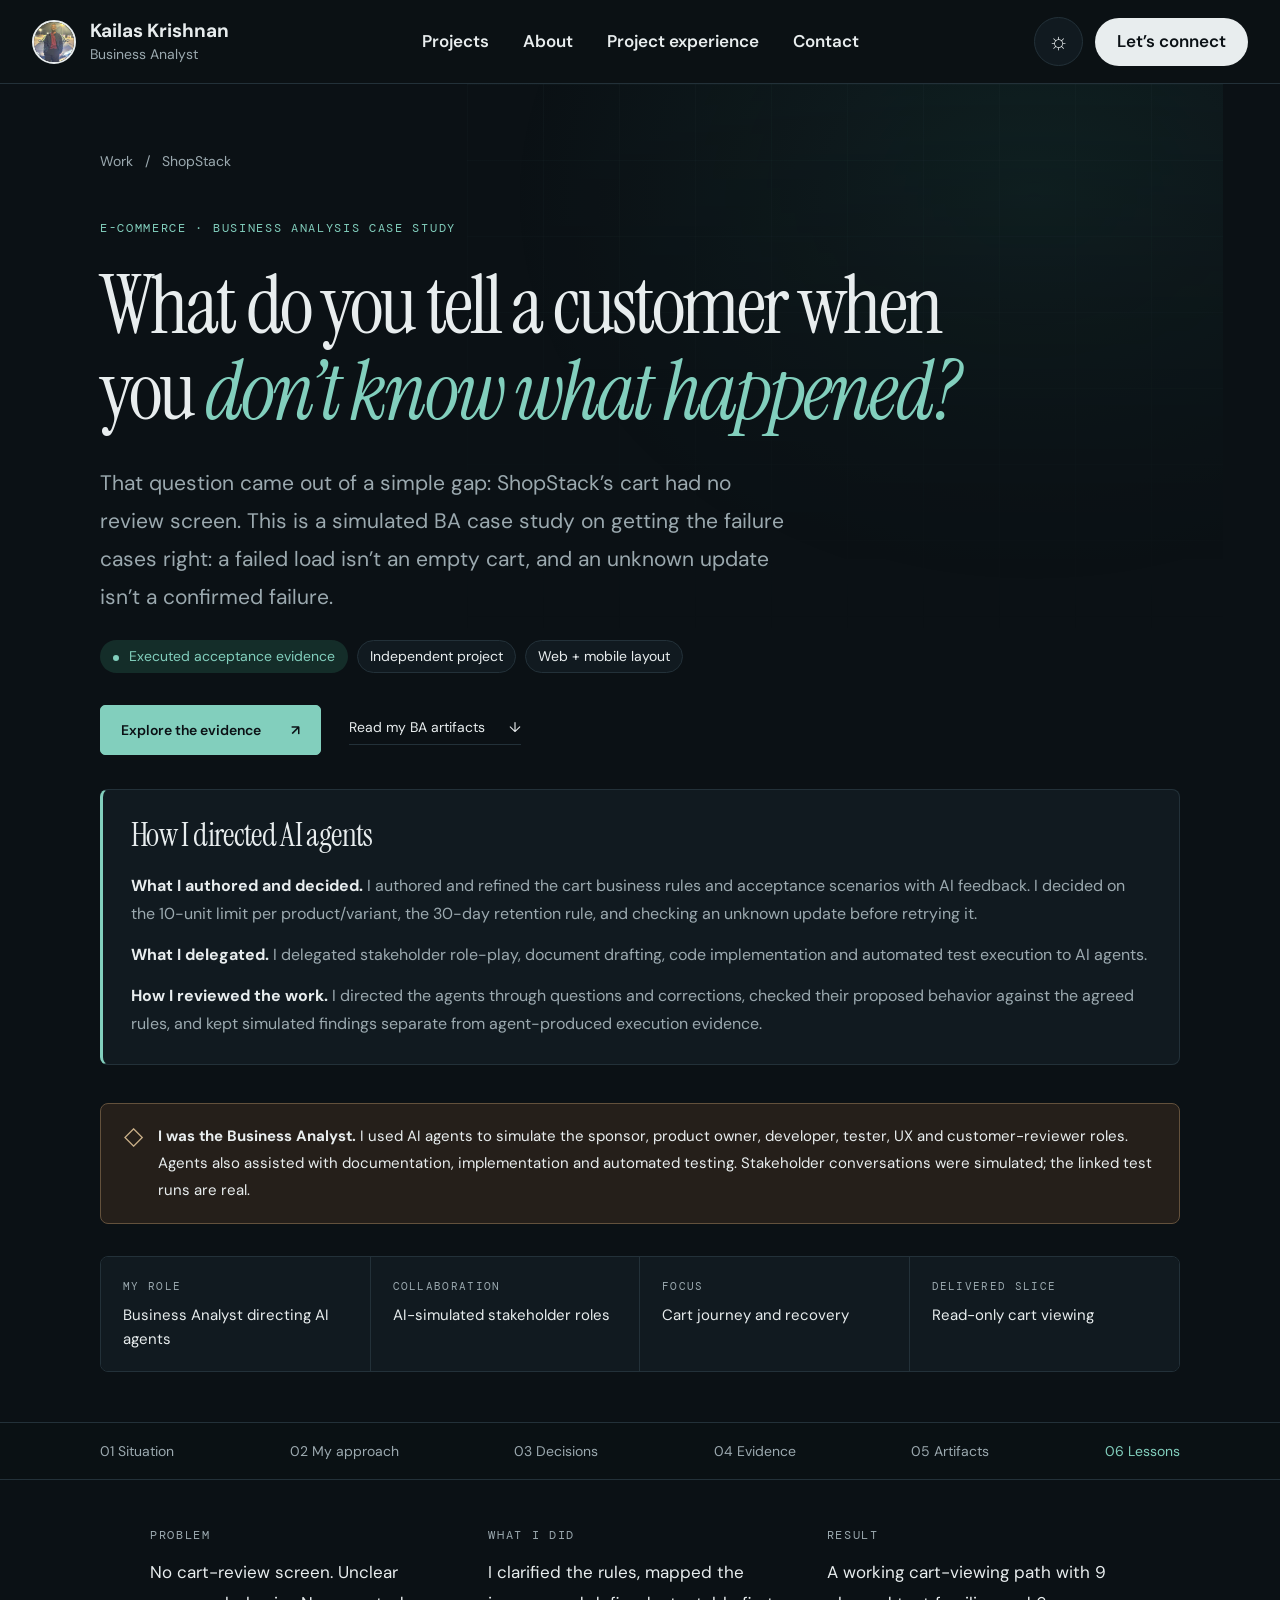
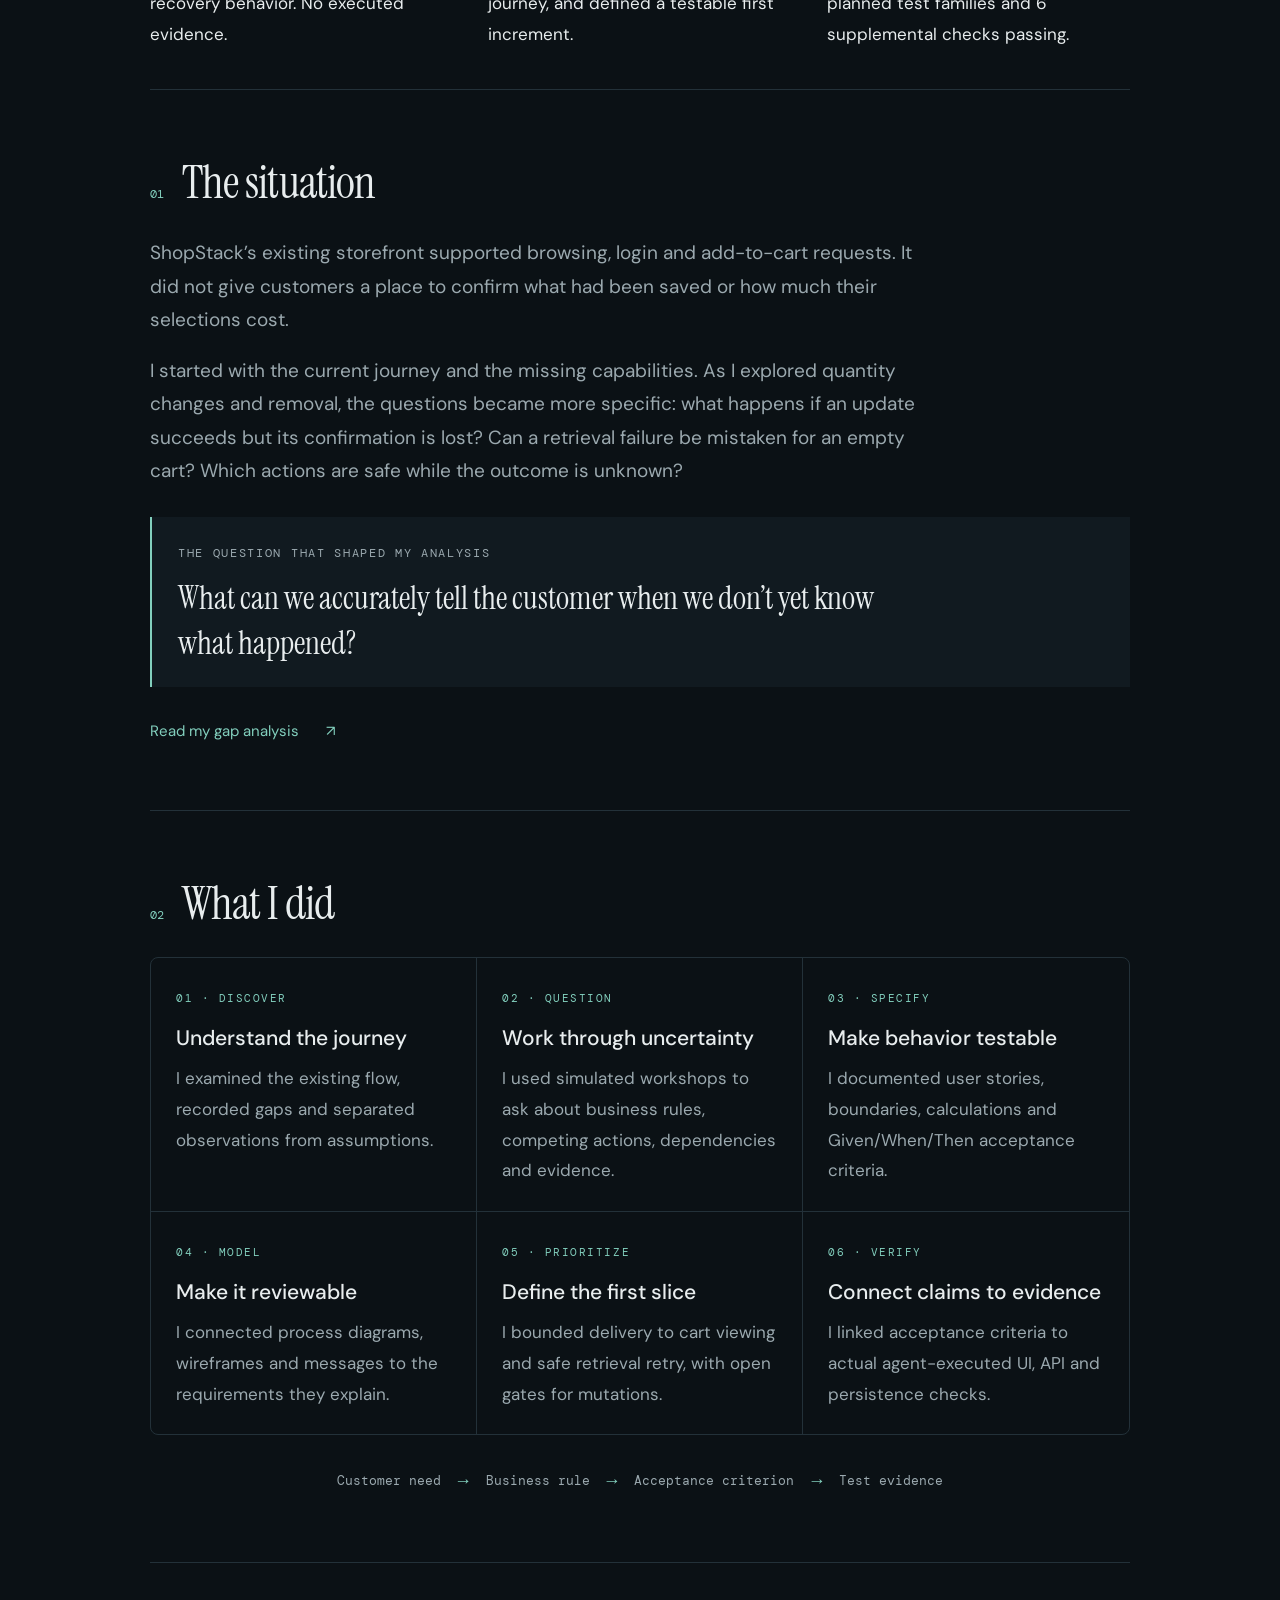
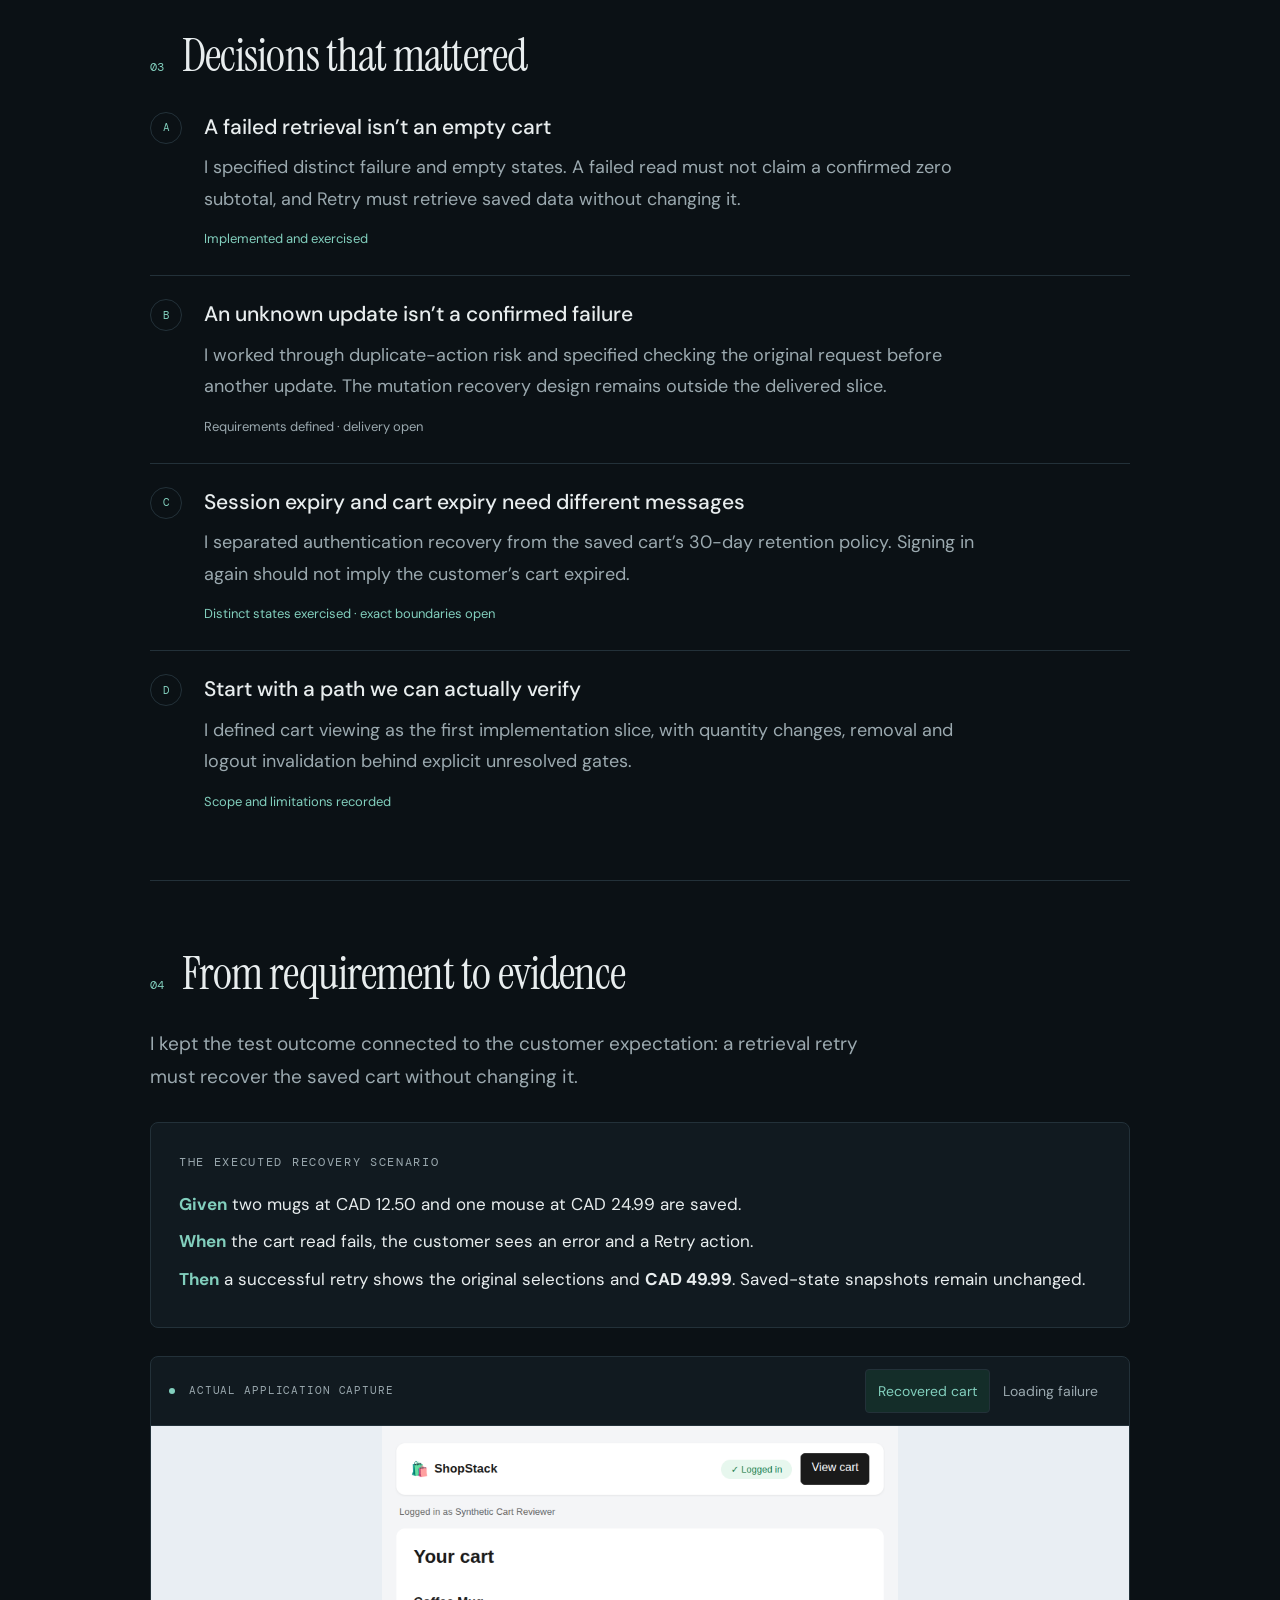
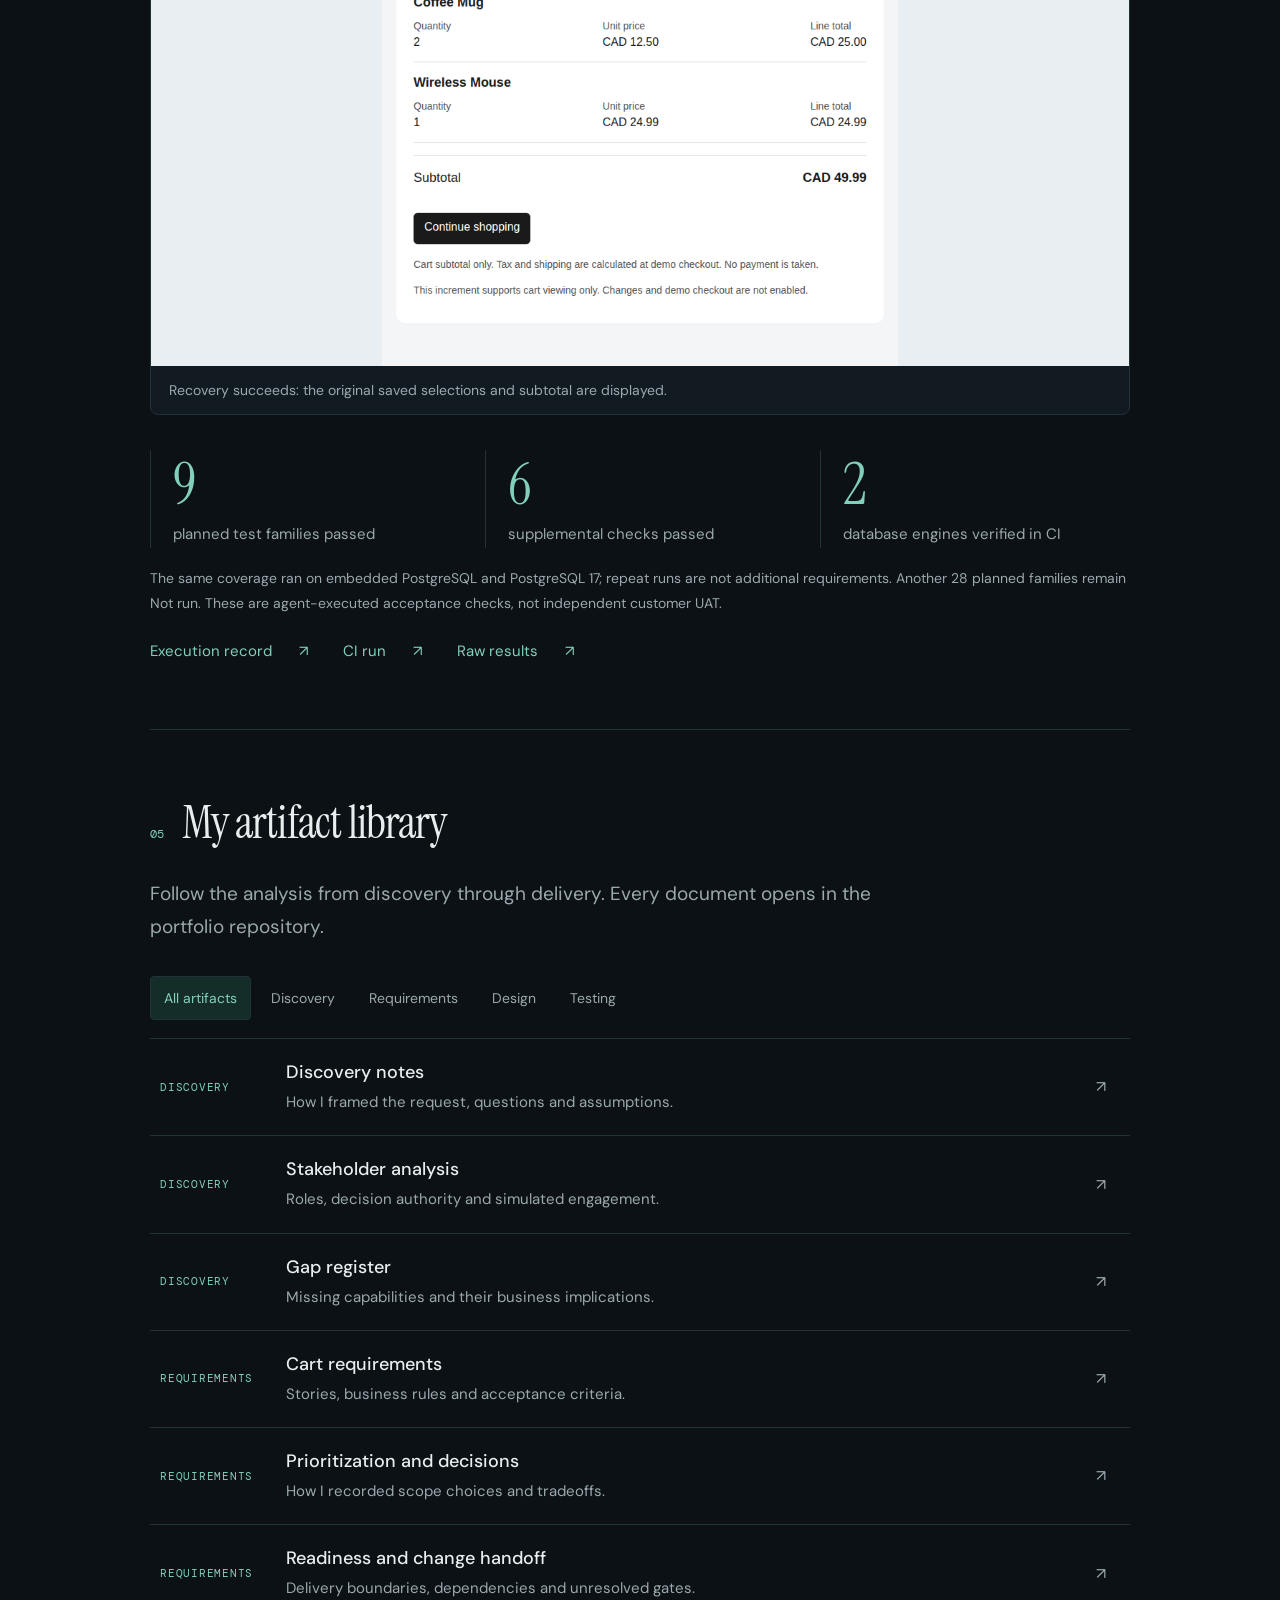
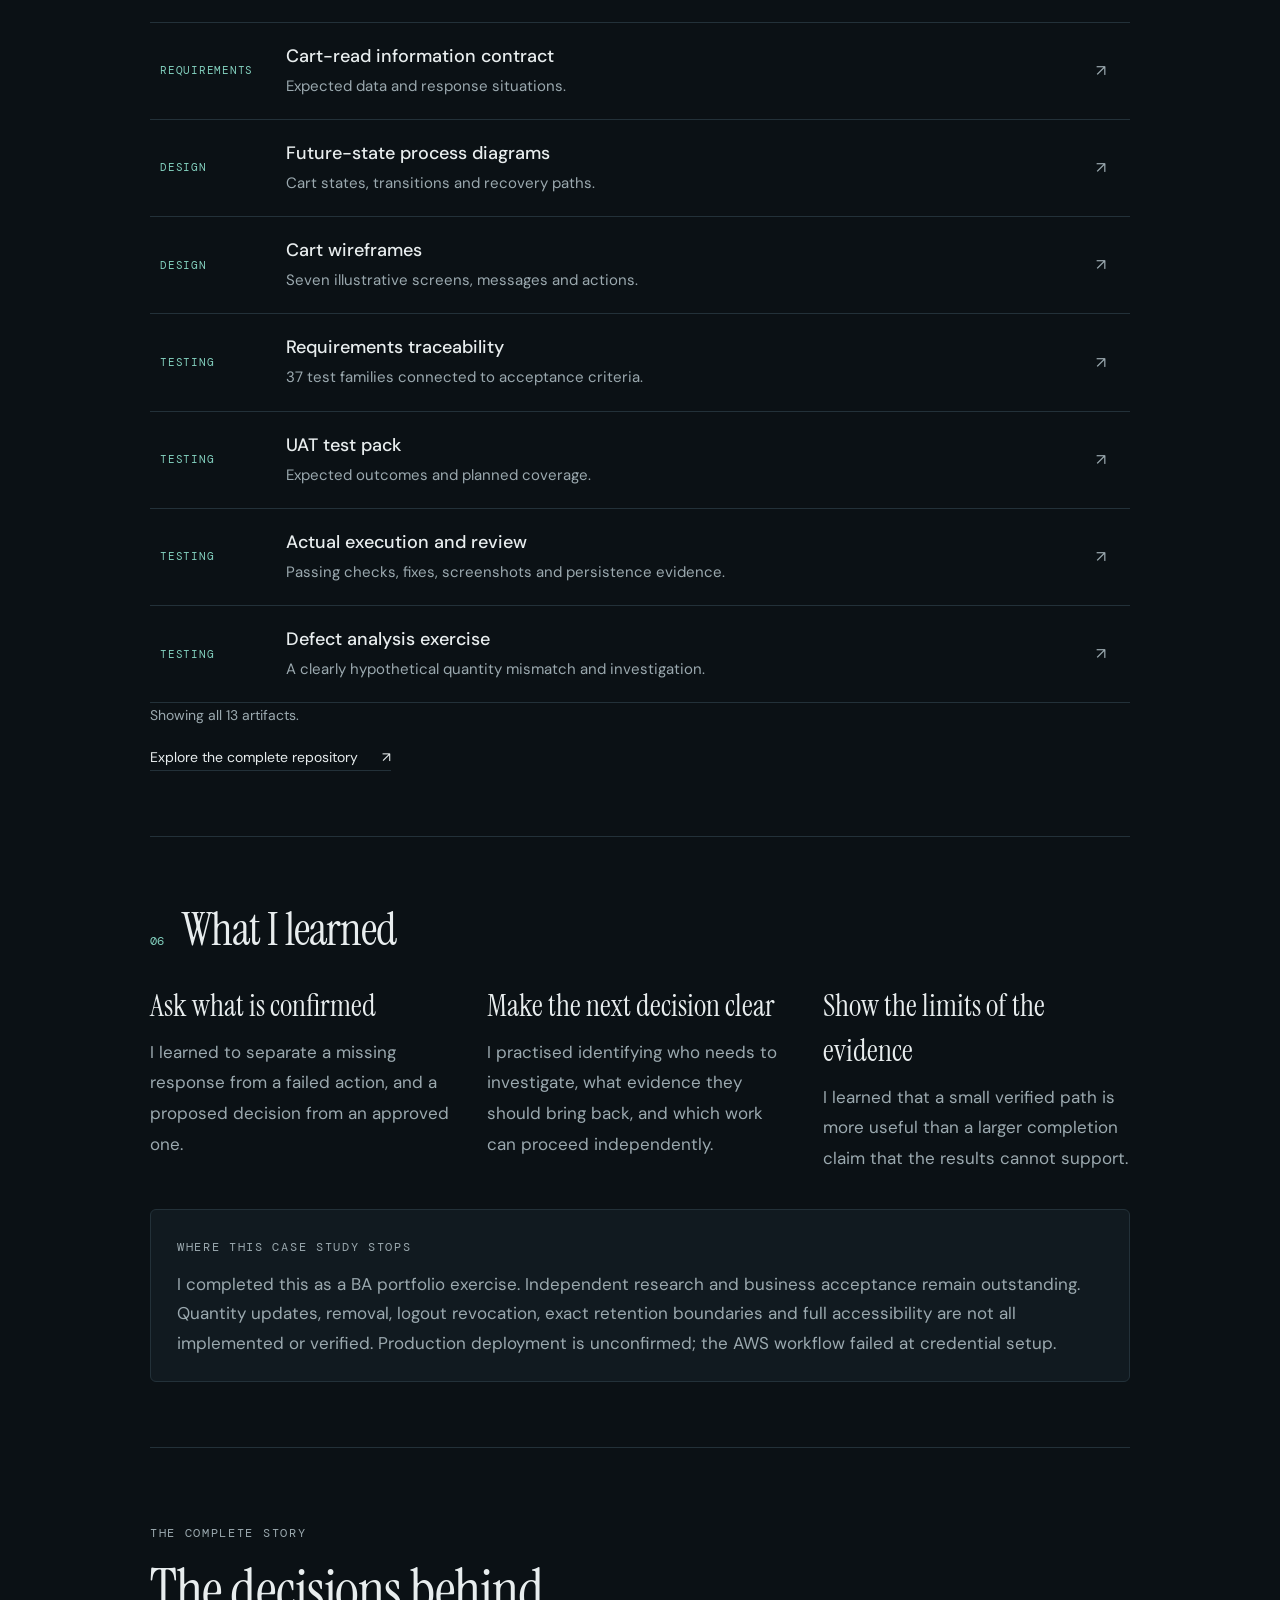
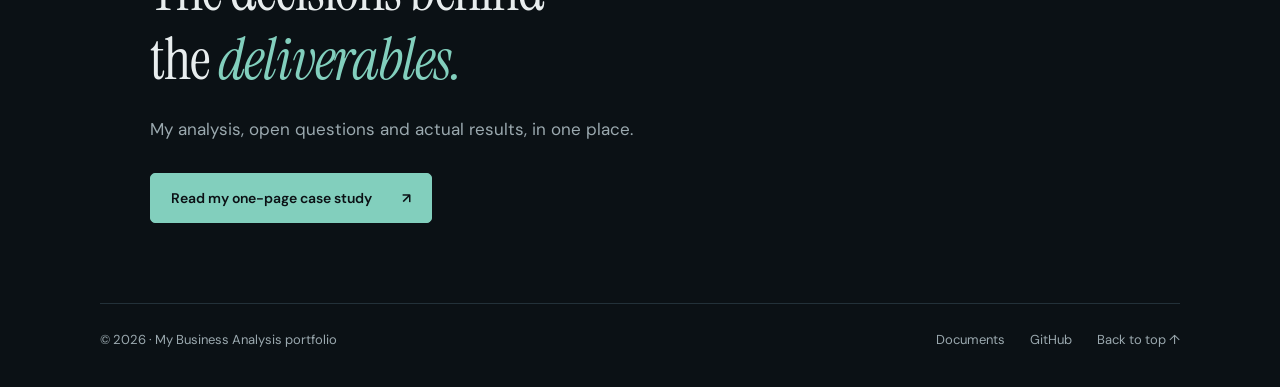
<file: website/index.html>
<!doctype html>
<html lang="en" data-theme="dark">
<head><meta charset="utf-8"><meta name="viewport" content="width=device-width,initial-scale=1"><meta name="description" content="My ShopStack Business Analysis case study: discovery, requirements, delivery decisions and real acceptance evidence, with AI agents simulating stakeholder roles."><meta name="theme-color" content="#0b1115"><title>ShopStack | My BA case study</title><link rel="stylesheet" href="styles.css?v=20261029-5"><script src="app.js" defer></script>
<!-- Social preview for LinkedIn and other link-sharing services. -->
<meta property="og:type" content="website">
<meta property="og:site_name" content="My BA Portfolio | ShopStack">
<meta property="og:title" content="What do you tell a customer when you don’t know what happened?">
<meta property="og:description" content="My simulated BA case study on cart failure handling: the requirements I shaped, the decisions I made, and the AI agents I directed.">
<meta property="og:url" content="https://kkrishnan937.github.io/shopstack-ba-portfolio/">
<meta property="og:image" content="https://kkrishnan937.github.io/shopstack-ba-portfolio/assets/shopstack-social.png">
<meta property="og:image:secure_url" content="https://kkrishnan937.github.io/shopstack-ba-portfolio/assets/shopstack-social.png">
<meta property="og:image:type" content="image/png">
<meta property="og:image:width" content="1200">
<meta property="og:image:height" content="627">
<meta property="og:image:alt" content="ShopStack: What do you tell a customer when you don’t know what happened? My BA case study: requirements, decisions and evidence.">
<meta name="twitter:card" content="summary_large_image">
<meta name="twitter:title" content="ShopStack | My BA case study">
<meta name="twitter:description" content="Requirements, decisions and evidence from my BA portfolio, with AI agents supporting delivery.">
<meta name="twitter:image" content="https://kkrishnan937.github.io/shopstack-ba-portfolio/assets/shopstack-social.png">
</head>
<body>
<a class="skip" href="#content">Skip to content</a>
<header class="site-header"><div class="header-inner"><a class="brand" href="#" aria-label="Portfolio home"><img class="profile-avatar" src="assets/profile-avatar.png" alt="My GitHub profile avatar" width="44" height="44"><span>Kailas Krishnan<small>Business Analyst</small></span></a><nav aria-label="Primary"><a href="#library">Projects</a><a href="#lessons">About</a><a href="#approach">Project experience</a><a href="https://www.linkedin.com/in/kailas-krishnan/">Contact</a></nav><div class="header-actions"><button id="theme" class="icon-button" aria-label="Switch to light theme" title="Switch theme">☼</button><a class="connect-button" href="https://www.linkedin.com/in/kailas-krishnan/">Let’s connect</a></div></div></header>
<main id="content">
<section class="hero wrap" aria-labelledby="title"><div class="breadcrumbs"><a href="#">Work</a><span>/</span><span>ShopStack</span></div><p class="eyebrow">E-COMMERCE · BUSINESS ANALYSIS CASE STUDY</p><h1 id="title">What do you tell a customer when you <em>don’t know what happened?</em></h1><p class="intro">That question came out of a simple gap: ShopStack’s cart had no review screen. This is a simulated BA case study on getting the failure cases right: a failed load isn’t an empty cart, and an unknown update isn’t a confirmed failure.</p><div class="tags"><span class="tag status"><i></i> Executed acceptance evidence</span><span class="tag">Independent project</span><span class="tag">Web + mobile layout</span></div><div class="hero-actions"><a class="button" href="#evidence">Explore the evidence <span>↗</span></a><a class="text-link" href="#library">Read my BA artifacts <span>↓</span></a></div><section class="contribution" aria-labelledby="contribution-title"><h2 id="contribution-title">How I directed AI agents</h2><p><strong>What I authored and decided.</strong> I authored and refined the cart business rules and acceptance scenarios with AI feedback. I decided on the 10-unit limit per product/variant, the 30-day retention rule, and checking an unknown update before retrying it.</p><p><strong>What I delegated.</strong> I delegated stakeholder role-play, document drafting, code implementation and automated test execution to AI agents.</p><p><strong>How I reviewed the work.</strong> I directed the agents through questions and corrections, checked their proposed behavior against the agreed rules, and kept simulated findings separate from agent-produced execution evidence.</p></section><aside class="disclosure"><span aria-hidden="true">◇</span><p><strong>I was the Business Analyst.</strong> I used AI agents to simulate the sponsor, product owner, developer, tester, UX and customer-reviewer roles. Agents also assisted with documentation, implementation and automated testing. Stakeholder conversations were simulated; the linked test runs are real.</p></aside><dl class="project-facts"><div><dt>MY ROLE</dt><dd>Business Analyst directing AI agents</dd></div><div><dt>COLLABORATION</dt><dd>AI-simulated stakeholder roles</dd></div><div><dt>FOCUS</dt><dd>Cart journey and recovery</dd></div><div><dt>DELIVERED SLICE</dt><dd>Read-only cart viewing</dd></div></dl></section>
<div class="section-nav"><nav class="wrap" aria-label="Case study sections"><a href="#situation">01 Situation</a><a href="#approach">02 My approach</a><a href="#decisions">03 Decisions</a><a href="#evidence">04 Evidence</a><a href="#library">05 Artifacts</a><a href="#lessons">06 Lessons</a></nav></div>
<div class="wrap case-body"><aside class="summary-strip"><div><span class="eyebrow">PROBLEM</span><p>No cart-review screen. Unclear recovery behavior. No executed evidence.</p></div><div><span class="eyebrow">WHAT I DID</span><p>I clarified the rules, mapped the journey, and defined a testable first increment.</p></div><div><span class="eyebrow">RESULT</span><p>A working cart-viewing path with 9 planned test families and 6 supplemental checks passing.</p></div></aside>
<section id="situation" class="chapter"><div class="section-title"><span>01</span><h2>The situation</h2></div><div class="prose"><p>ShopStack’s existing storefront supported browsing, login and add-to-cart requests. It did not give customers a place to confirm what had been saved or how much their selections cost.</p><p>I started with the current journey and the missing capabilities. As I explored quantity changes and removal, the questions became more specific: what happens if an update succeeds but its confirmation is lost? Can a retrieval failure be mistaken for an empty cart? Which actions are safe while the outcome is unknown?</p></div><blockquote><span class="eyebrow">THE QUESTION THAT SHAPED MY ANALYSIS</span><p>What can we accurately tell the customer when we don’t yet know what happened?</p></blockquote><a class="artifact-link" href="https://github.com/kkrishnan937/shopstack-ba-portfolio/blob/main/docs/process-analysis/gap-register.md">Read my gap analysis <span>↗</span></a></section>
<section id="approach" class="chapter"><div class="section-title"><span>02</span><h2>What I did</h2></div><div class="steps"><article><span class="eyebrow">01 · DISCOVER</span><h3>Understand the journey</h3><p>I examined the existing flow, recorded gaps and separated observations from assumptions.</p></article><article><span class="eyebrow">02 · QUESTION</span><h3>Work through uncertainty</h3><p>I used simulated workshops to ask about business rules, competing actions, dependencies and evidence.</p></article><article><span class="eyebrow">03 · SPECIFY</span><h3>Make behavior testable</h3><p>I documented user stories, boundaries, calculations and Given/When/Then acceptance criteria.</p></article><article><span class="eyebrow">04 · MODEL</span><h3>Make it reviewable</h3><p>I connected process diagrams, wireframes and messages to the requirements they explain.</p></article><article><span class="eyebrow">05 · PRIORITIZE</span><h3>Define the first slice</h3><p>I bounded delivery to cart viewing and safe retrieval retry, with open gates for mutations.</p></article><article><span class="eyebrow">06 · VERIFY</span><h3>Connect claims to evidence</h3><p>I linked acceptance criteria to actual agent-executed UI, API and persistence checks.</p></article></div><div class="flow" aria-label="Analysis flow"><span>Customer need</span><b>→</b><span>Business rule</span><b>→</b><span>Acceptance criterion</span><b>→</b><span>Test evidence</span></div></section>
<section id="decisions" class="chapter"><div class="section-title"><span>03</span><h2>Decisions that mattered</h2></div><div class="decision-list"><article><span class="decision-number">A</span><div><h3>A failed retrieval isn’t an empty cart</h3><p>I specified distinct failure and empty states. A failed read must not claim a confirmed zero subtotal, and Retry must retrieve saved data without changing it.</p><span class="scope-label">Implemented and exercised</span></div></article><article><span class="decision-number">B</span><div><h3>An unknown update isn’t a confirmed failure</h3><p>I worked through duplicate-action risk and specified checking the original request before another update. The mutation recovery design remains outside the delivered slice.</p><span class="scope-label muted">Requirements defined · delivery open</span></div></article><article><span class="decision-number">C</span><div><h3>Session expiry and cart expiry need different messages</h3><p>I separated authentication recovery from the saved cart’s 30-day retention policy. Signing in again should not imply the customer’s cart expired.</p><span class="scope-label">Distinct states exercised · exact boundaries open</span></div></article><article><span class="decision-number">D</span><div><h3>Start with a path we can actually verify</h3><p>I defined cart viewing as the first implementation slice, with quantity changes, removal and logout invalidation behind explicit unresolved gates.</p><span class="scope-label">Scope and limitations recorded</span></div></article></div></section>
<section id="evidence" class="chapter"><div class="section-title"><span>04</span><h2>From requirement to evidence</h2></div><p class="section-lead">I kept the test outcome connected to the customer expectation: a retrieval retry must recover the saved cart without changing it.</p><div class="scenario"><span class="eyebrow">THE EXECUTED RECOVERY SCENARIO</span><ol><li><strong>Given</strong> two mugs at CAD 12.50 and one mouse at CAD 24.99 are saved.</li><li><strong>When</strong> the cart read fails, the customer sees an error and a Retry action.</li><li><strong>Then</strong> a successful retry shows the original selections and <strong>CAD 49.99</strong>. Saved-state snapshots remain unchanged.</li></ol></div><div class="evidence-view"><div class="evidence-toolbar"><span><i></i> ACTUAL APPLICATION CAPTURE</span><div role="group" aria-label="Choose evidence screenshot"><button class="selected" data-capture="recovery" aria-pressed="true">Recovered cart</button><button data-capture="failure" aria-pressed="false">Loading failure</button></div></div><button class="image-open" id="open-image" aria-label="Enlarge recovered cart screenshot"><img id="capture" src="assets/cart-recovered.png" alt="Actual application showing two mugs and one mouse, with subtotal CAD 49.99" width="1440" height="1000" loading="lazy"></button><p id="capture-caption">Recovery succeeds: the original saved selections and subtotal are displayed.</p></div><div class="results"><div><strong>9</strong><span>planned test families passed</span></div><div><strong>6</strong><span>supplemental checks passed</span></div><div><strong>2</strong><span>database engines verified in CI</span></div></div><p class="note">The same coverage ran on embedded PostgreSQL and PostgreSQL 17; repeat runs are not additional requirements. Another 28 planned families remain Not run. These are agent-executed acceptance checks, not independent customer UAT.</p><div class="evidence-links"><a class="artifact-link" href="https://github.com/kkrishnan937/shopstack-ba-portfolio/blob/main/docs/testing/cart-review-2026-10-28.md">Execution record <span>↗</span></a><a class="artifact-link" href="https://github.com/kkrishnan937/shopstack/actions/runs/40808158396">CI run <span>↗</span></a><a class="artifact-link" href="https://github.com/kkrishnan937/shopstack-ba-portfolio/blob/main/docs/testing/evidence/cart-review-postgres-2026-10-28/run-results.json">Raw results <span>↗</span></a></div></section>
<section id="library" class="chapter"><div class="section-title"><span>05</span><h2>My artifact library</h2></div><p class="section-lead">Follow the analysis from discovery through delivery. Every document opens in the portfolio repository.</p><div class="filters" role="group" aria-label="Filter artifacts"><button class="selected" data-filter="all" aria-pressed="true">All artifacts</button><button data-filter="discovery" aria-pressed="false">Discovery</button><button data-filter="requirements" aria-pressed="false">Requirements</button><button data-filter="design" aria-pressed="false">Design</button><button data-filter="testing" aria-pressed="false">Testing</button></div><div id="documents" class="documents"></div><p class="note" id="document-count" aria-live="polite"></p><a class="text-link" href="https://github.com/kkrishnan937/shopstack-ba-portfolio">Explore the complete repository <span>↗</span></a></section>
<section id="lessons" class="chapter"><div class="section-title"><span>06</span><h2>What I learned</h2></div><div class="lessons"><article><h3>Ask what is confirmed</h3><p>I learned to separate a missing response from a failed action, and a proposed decision from an approved one.</p></article><article><h3>Make the next decision clear</h3><p>I practised identifying who needs to investigate, what evidence they should bring back, and which work can proceed independently.</p></article><article><h3>Show the limits of the evidence</h3><p>I learned that a small verified path is more useful than a larger completion claim that the results cannot support.</p></article></div><aside class="limits"><span class="eyebrow">WHERE THIS CASE STUDY STOPS</span><p>I completed this as a BA portfolio exercise. Independent research and business acceptance remain outstanding. Quantity updates, removal, logout revocation, exact retention boundaries and full accessibility are not all implemented or verified. Production deployment is unconfirmed; the AWS workflow failed at credential setup.</p></aside></section>
<section class="closing"><p class="eyebrow">THE COMPLETE STORY</p><h2>The decisions behind<br>the <em>deliverables.</em></h2><p>My analysis, open questions and actual results, in one place.</p><a class="button" href="https://github.com/kkrishnan937/shopstack-ba-portfolio/blob/main/docs/case-study.md">Read my one-page case study <span>↗</span></a></section></div>
</main><footer class="wrap"><span>© 2026 · My Business Analysis portfolio</span><div><a href="#library">Documents</a><a href="https://github.com/kkrishnan937/shopstack-ba-portfolio">GitHub</a><a href="#">Back to top ↑</a></div></footer>
<dialog id="image-dialog" aria-labelledby="dialog-title"><div class="dialog-header"><h2 id="dialog-title">Application evidence</h2><button id="close-dialog" class="icon-button" aria-label="Close screenshot">×</button></div><img id="full-capture" src="assets/cart-recovered.png" alt="Enlarged application evidence screenshot"></dialog>
</body></html>
</file>
<file: website/styles.css>
@import url('https://fonts.googleapis.com/css2?family=DM+Sans:wght@400;500;600;700&family=DM+Mono:wght@400;500&family=Instrument+Serif:ital@0;1&display=swap');
:root{color-scheme:dark;--bg:#0b1115;--panel:#111a20;--ink:#e8edee;--muted:#9ba9af;--line:#233139;--accent:#82cfbd;--soft:#142d29;--notice:#251f1a;--notice-line:#63513c;--header:rgba(11,17,21,.94)}
[data-theme=light]{color-scheme:light;--bg:#f6f6f0;--panel:#fff;--ink:#172a2d;--muted:#53676a;--line:#d5ded8;--accent:#226c5e;--soft:#e5eee7;--notice:#f1eadf;--notice-line:#c9b99d;--header:rgba(246,246,240,.95)}
*{box-sizing:border-box}html{scroll-behavior:smooth;scroll-padding-top:125px}body{margin:0;background:var(--bg);color:var(--ink);font-family:'DM Sans',Arial,sans-serif;font-size:16px;line-height:1.75}a{color:inherit;text-decoration:none}a:hover{color:var(--accent)}button{font:inherit;cursor:pointer}button,a{-webkit-tap-highlight-color:transparent}button:focus-visible,a:focus-visible{outline:3px solid var(--accent);outline-offset:5px}button{color:inherit}.wrap{width:min(1080px,calc(100% - 80px));margin:auto}.site-header{height:88px;border-bottom:1px solid var(--line);padding:0 max(40px,calc((100vw - 1240px)/2));display:flex;align-items:center;justify-content:space-between;background:var(--header)}.brand{display:flex;gap:13px;align-items:center;font-size:15px;font-weight:700;line-height:1.4}.brand small{display:block;font-size:11px;color:var(--muted);font-weight:400;letter-spacing:.03em}.brand-icon{width:40px;height:40px;border:1px solid var(--line);border-radius:50%;display:flex;align-items:center;justify-content:center;font-family:'Instrument Serif',Georgia,serif;font-size:27px;color:var(--accent)}.brand-icon span{font-family:Arial;font-size:13px;margin-top:-12px}.site-header nav{display:flex;align-items:center;gap:28px;font-size:13px}.icon-button{border:1px solid var(--line);border-radius:50%;background:var(--panel);width:42px;height:42px;font-size:23px;display:grid;place-items:center}.skip{position:fixed;top:-100px;left:20px;background:var(--accent);color:var(--bg);padding:10px 20px;z-index:20}.skip:focus{top:10px}.hero{padding:52px 0 0;position:relative}.hero:before{content:'';position:absolute;z-index:-1;top:0;right:-4%;width:70%;height:570px;pointer-events:none;background:radial-gradient(ellipse at 75% 20%,#2c7c7026,transparent 65%),linear-gradient(#537c7b0b 1px,transparent 1px),linear-gradient(90deg,#537c7b0b 1px,transparent 1px);background-size:auto,76px 76px,76px 76px;mask-image:linear-gradient(black,transparent)}.breadcrumbs{display:flex;gap:12px;font-size:12px;color:var(--muted);margin-bottom:44px}.eyebrow{font-family:'DM Mono',monospace;font-size:10px;letter-spacing:.14em;color:var(--muted);font-weight:400}.hero>.eyebrow{color:var(--accent);margin-bottom:23px}h1,h2,h3,p{margin-top:0}h1{font-family:'Instrument Serif',Georgia,serif;font-size:clamp(60px,7.3vw,94px);font-weight:400;line-height:.99;letter-spacing:-.035em;margin-bottom:30px}em{color:var(--accent);font-weight:400}.intro{max-width:710px;font-size:18px;color:var(--muted);line-height:1.8}.tags{display:flex;flex-wrap:wrap;gap:9px;margin-top:24px}.tag{border:1px solid var(--line);background:var(--panel);border-radius:30px;padding:3px 12px;font-size:11px}.tag.status{background:var(--soft);color:var(--accent);border-color:transparent}i{display:inline-block;width:6px;height:6px;border-radius:50%;background:var(--accent);margin-right:6px}.hero-actions{display:flex;align-items:center;gap:28px;margin:32px 0}.button{display:inline-flex;align-items:center;justify-content:space-between;gap:30px;background:var(--accent);color:var(--bg);border:1px solid var(--accent);border-radius:5px;padding:12px 20px;font-size:13px;font-weight:600}.button:hover{background:var(--ink);border-color:var(--ink);color:var(--bg)}.text-link{font-size:13px;border-bottom:1px solid var(--line);padding-bottom:4px}.text-link span{margin-left:20px}.disclosure{display:flex;gap:15px;padding:19px 23px;border:1px solid var(--notice-line);background:var(--notice);border-radius:8px;margin:38px 0 32px;font-size:12px;line-height:1.8}.disclosure>span{color:#cbb18a;font-size:25px;line-height:1}.disclosure p{margin:0}.project-facts{display:grid;grid-template-columns:repeat(4,1fr);border:1px solid var(--line);border-radius:8px;margin:0 0 50px;overflow:hidden}.project-facts div{padding:20px 22px;background:var(--panel);border-right:1px solid var(--line)}.project-facts div:last-child{border:0}dt{font-family:'DM Mono',monospace;font-size:9px;color:var(--muted);letter-spacing:.12em;margin-bottom:7px}dd{margin:0;font-size:12px;line-height:1.6}.section-nav{position:sticky;top:0;z-index:5;background:var(--header);backdrop-filter:blur(16px);border-top:1px solid var(--line);border-bottom:1px solid var(--line)}.section-nav nav{display:flex;justify-content:space-between;gap:20px;overflow:auto;padding-top:16px;padding-bottom:16px;white-space:nowrap;font-size:11px;color:var(--muted)}.section-nav a.active{color:var(--accent)}.summary-strip{display:grid;grid-template-columns:repeat(3,1fr);border-bottom:1px solid var(--line);padding:40px 0;gap:35px}.summary-strip p{font-size:13px;line-height:1.8;margin:9px 0 0}.chapter{padding:65px 0;border-bottom:1px solid var(--line)}.section-title{display:flex;gap:18px;align-items:baseline;margin-bottom:26px}.section-title>span{font-family:'DM Mono',monospace;font-size:12px;color:var(--accent)}h2{font-family:'Instrument Serif',Georgia,serif;font-size:40px;line-height:1.2;font-weight:400;letter-spacing:-.02em;margin-bottom:0}h3{font-size:16px;font-weight:500;line-height:1.5;margin-bottom:9px}.prose{max-width:790px;color:var(--muted);font-size:15px}.prose p{margin-bottom:18px}blockquote{margin:30px 0;padding:21px 26px;border-left:2px solid var(--accent);background:var(--panel)}blockquote p{font-family:'Instrument Serif',Georgia,serif;font-size:27px;line-height:1.4;margin:10px 0 0;max-width:700px}.artifact-link{font-size:12px;color:var(--accent);display:inline-flex;gap:27px;align-items:center}.artifact-link:hover{text-decoration:underline}.steps{display:grid;grid-template-columns:repeat(3,1fr);gap:0;border:1px solid var(--line);border-radius:8px;overflow:hidden}.steps article{padding:25px;border-right:1px solid var(--line);border-bottom:1px solid var(--line)}.steps article:nth-child(3n){border-right:0}.steps article:nth-last-child(-n+3){border-bottom:0}.steps .eyebrow{color:var(--accent);font-size:9px}.steps h3{margin-top:12px}.steps p,.lessons p{font-size:13px;color:var(--muted);margin:0;line-height:1.8}.flow{display:flex;gap:17px;align-items:center;justify-content:center;margin-top:30px;font-family:'DM Mono',monospace;font-size:10px;color:var(--muted);flex-wrap:wrap}.flow b{color:var(--accent);font-size:18px;font-weight:400}.decision-list article{display:flex;gap:22px;padding:23px 0;border-bottom:1px solid var(--line)}.decision-list article:first-child{padding-top:3px}.decision-list article:last-child{border:0;padding-bottom:0}.decision-number{border:1px solid var(--line);width:32px;height:32px;flex-shrink:0;display:grid;place-items:center;border-radius:50%;font-family:'DM Mono';color:var(--accent);font-size:11px}.decision-list p{max-width:800px;font-size:14px;color:var(--muted);margin-bottom:9px}.scope-label{font-size:10px;color:var(--accent)}.scope-label.muted{color:var(--muted)}.section-lead{color:var(--muted);max-width:750px;font-size:15px;margin-bottom:25px}.scenario{padding:24px 28px;background:var(--panel);border:1px solid var(--line);border-radius:8px;margin:28px 0}.scenario ol{list-style:none;padding:0;margin:15px 0 0;font-size:13px}.scenario li{margin:8px 0}.scenario li strong:first-child{color:var(--accent)}.evidence-view{border:1px solid var(--line);border-radius:8px;overflow:hidden;background:var(--panel)}.evidence-toolbar{display:flex;align-items:center;justify-content:space-between;padding:12px 18px;gap:14px;border-bottom:1px solid var(--line)}.evidence-toolbar>span{font-family:'DM Mono';font-size:9px;letter-spacing:.08em;color:var(--muted)}.evidence-toolbar button,.filters button{border:1px solid transparent;padding:6px 12px;background:transparent;font-size:11px;border-radius:4px;color:var(--muted);min-height:36px}.evidence-toolbar button.selected,.filters button.selected{background:var(--soft);color:var(--accent);border-color:var(--line)}.image-open{display:block;background:#e9eef3;border:0;padding:0;width:100%;cursor:zoom-in}.image-open img{display:block;width:100%;height:auto;aspect-ratio:1.44;object-fit:contain;max-height:540px}.evidence-view>p{font-size:11px;color:var(--muted);padding:12px 18px;margin:0}.results{display:grid;grid-template-columns:repeat(3,1fr);margin:35px 0 18px;gap:25px}.results>div{border-left:1px solid var(--line);padding-left:22px}.results strong{display:block;font-family:'Instrument Serif';font-size:58px;font-weight:400;line-height:1.2;color:var(--accent)}.results span{font-size:11px;color:var(--muted)}.note{font-size:11px;color:var(--muted);line-height:1.8}.evidence-links{display:flex;gap:35px;flex-wrap:wrap;margin-top:22px}.filters{display:flex;gap:6px;flex-wrap:wrap;padding:8px 0 18px}.filters button{font-size:12px;padding:7px 13px}.documents{border-top:1px solid var(--line)}.document{display:grid;grid-template-columns:110px 1fr 24px;gap:16px;align-items:center;border-bottom:1px solid var(--line);padding:20px 10px;transition:background .2s}.document:hover{background:var(--panel)}.document .category{font-family:'DM Mono';text-transform:uppercase;font-size:9px;color:var(--accent);letter-spacing:.07em}.document h3{font-size:14px;margin:0 0 3px}.document p{margin:0;font-size:12px;color:var(--muted)}.document .arrow{color:var(--muted)}.lessons{display:grid;grid-template-columns:repeat(3,1fr);gap:30px}.lessons h3{font-family:'Instrument Serif';font-size:25px}.limits{border:1px solid var(--line);border-radius:6px;padding:22px 26px;margin-top:35px;background:var(--panel)}.limits p{margin:10px 0 0;font-size:12px;color:var(--muted)}.closing{padding:75px 0 80px}.closing h2{font-size:58px}.closing>p:not(.eyebrow){font-size:14px;color:var(--muted);margin:20px 0 28px}footer{display:flex;justify-content:space-between;gap:20px;border-top:1px solid var(--line);padding:25px 0 35px;font-size:10px;color:var(--muted)}footer>div{display:flex;gap:25px}dialog{background:var(--panel);color:var(--ink);border:1px solid var(--line);border-radius:10px;padding:18px;width:min(1200px,95vw);max-height:95vh}dialog::backdrop{background:#000b;backdrop-filter:blur(5px)}.dialog-header{display:flex;align-items:center;justify-content:space-between;margin-bottom:15px}.dialog-header h2{font-size:25px}dialog img{width:100%;height:auto;max-height:78vh;object-fit:contain}.document[hidden]{display:none}
@media(min-width:1200px){.hero{padding-top:65px}.intro{max-width:700px}.case-body{width:min(980px,calc(100% - 80px))}}
@media(max-width:760px){.wrap{width:calc(100% - 40px)}.site-header{height:74px;padding:0 20px}.site-header nav{gap:18px}.site-header nav>a{display:none}.brand small{font-size:10px}.hero{padding-top:30px}.breadcrumbs{margin-bottom:30px}h1{font-size:66px}.intro{font-size:16px}.hero>.eyebrow{font-size:9px}.project-facts{grid-template-columns:repeat(2,1fr);margin-bottom:30px}.project-facts div{padding:17px}.project-facts div:nth-child(2){border-right:0}.project-facts div:nth-child(-n+2){border-bottom:1px solid var(--line)}.disclosure{padding:17px;font-size:11px}.hero-actions{gap:20px}.button{padding:11px 15px;font-size:12px;gap:18px}.text-link{font-size:12px}.section-nav nav{gap:24px}.summary-strip{grid-template-columns:1fr;gap:22px;padding:30px 0}.summary-strip p{margin-top:5px}.chapter{padding:45px 0}h2{font-size:34px}.steps{grid-template-columns:repeat(2,1fr)}.steps article{padding:20px}.steps article:nth-child(3n){border-right:1px solid var(--line)}.steps article:nth-child(2n){border-right:0}.steps article:nth-last-child(-n+3){border-bottom:1px solid var(--line)}.steps article:nth-last-child(-n+2){border-bottom:0}.flow{justify-content:flex-start;font-size:9px;gap:10px}.evidence-toolbar{flex-direction:column;align-items:flex-start}.scenario{padding:20px}.results{gap:10px}.results>div{padding-left:13px}.results strong{font-size:48px}.results span{font-size:10px;line-height:1.5;display:block}.document{grid-template-columns:1fr 20px;gap:7px;padding:17px 3px}.document .category{grid-column:1/-1}.document p{font-size:11px}.lessons{grid-template-columns:1fr;gap:23px}.closing{padding:50px 0}.closing h2{font-size:48px}footer{flex-direction:column}.evidence-links{gap:20px}.hero:before{right:0;width:100%}}
@media(max-width:380px){h1{font-size:55px}.hero-actions{align-items:flex-start;flex-direction:column;gap:18px}.steps{grid-template-columns:1fr}.steps article:nth-child(n){border-right:0;border-bottom:1px solid var(--line)}.steps article:last-child{border:0}.tag{font-size:10px}.brand{font-size:13px}.brand small{font-size:9px}}
@media(prefers-reduced-motion:reduce){html{scroll-behavior:auto}*{transition:none!important}}

/* Larger reading sizes for the public case study. */
.hero h1{max-width:1030px;font-size:clamp(52px,6.4vw,84px);line-height:1.06;text-wrap:balance}
.intro{font-size:21px}
.brand{font-size:17px}.brand small{font-size:13px}
.site-header nav{font-size:15px}
.breadcrumbs,.tag,.text-link,.button{font-size:14px}
.eyebrow,.hero>.eyebrow{font-size:12px}
.disclosure{font-size:15px}
dt{font-size:11px}dd{font-size:15px}
.section-nav nav{font-size:14px}
.summary-strip p{font-size:17px}
h2{font-size:46px}h3{font-size:21px}
.prose,.section-lead{font-size:19px}
blockquote p{font-size:32px}
.artifact-link{font-size:15px}
.steps .eyebrow{font-size:11px}
.steps p,.lessons p{font-size:17px}
.flow{font-size:13px}
.decision-list p{font-size:18px}
.scope-label{font-size:13px}
.scenario ol{font-size:17px}
.evidence-toolbar>span{font-size:11px}
.evidence-toolbar button,.filters button{font-size:14px;min-height:44px}
.evidence-view>p,.note{font-size:14px}
.results span{font-size:15px}
.document .category{font-size:11px}
.document h3{font-size:18px}.document p{font-size:15px}
.lessons h3{font-size:30px}
.limits p,.closing>p:not(.eyebrow){font-size:17px}
footer{font-size:13px}
@media(max-width:760px){
  .intro{font-size:19px}
  .brand{font-size:16px}.brand small{font-size:11px}
  .disclosure{font-size:14px}
  .hero>.eyebrow{font-size:11px}
  h2{font-size:38px}h3{font-size:20px}
  .prose,.section-lead,.decision-list p{font-size:17px}
  .steps{grid-template-columns:1fr}
  .steps article:nth-child(n){border-right:0;border-bottom:1px solid var(--line)}
  .steps article:last-child{border-bottom:0}
  .steps p,.lessons p,.scenario ol{font-size:16px}
  .flow{font-size:12px}
  .results span{font-size:13px}
  .document p{font-size:14px}
  .hero-actions{align-items:flex-start;flex-direction:column;gap:18px}
}
@media(max-width:380px){.brand{font-size:14px}.brand small{font-size:10px}.tag{font-size:12px}.project-facts div{padding:13px}dd{font-size:14px}}

/* Personal portfolio masthead, based on the supplied header reference. */
.contribution{margin:34px 0;padding:26px 28px;border:1px solid var(--line);border-left:3px solid var(--accent);border-radius:8px;background:var(--panel)}
.contribution h2{font-size:32px;margin-bottom:17px}.contribution p{font-size:16px;color:var(--muted);margin-bottom:13px}.contribution p:last-child{margin-bottom:0}.contribution strong{color:var(--ink)}
.site-header{height:auto;min-height:82px;padding:0 32px}
.header-inner{width:min(1400px,100%);margin:auto;display:grid;grid-template-columns:1fr auto 1fr;align-items:center;gap:36px;padding:17px 0}
.brand{font-size:19px;gap:14px;white-space:nowrap}
.brand small{font-size:14px;line-height:1.5;letter-spacing:0}
.profile-avatar{width:44px;height:44px;border-radius:50%;object-fit:cover;border:2px solid var(--ink);flex-shrink:0}
.site-header nav{font-size:17px;font-weight:600;gap:34px;justify-content:center}
.header-actions{display:flex;align-items:center;justify-content:flex-end;gap:12px}
.header-actions .icon-button{width:49px;height:49px;flex-shrink:0}
.connect-button{display:inline-flex;align-items:center;justify-content:center;min-height:48px;padding:9px 22px;border-radius:28px;background:var(--ink);color:var(--bg);font-size:17px;font-weight:600;white-space:nowrap}
.connect-button:hover{background:var(--accent);color:var(--bg)}
@media(max-width:1150px){.header-inner{grid-template-columns:1fr auto;gap:16px}.site-header nav{grid-row:2;grid-column:1/-1;padding-top:9px;border-top:1px solid var(--line);font-size:15px;gap:30px}.header-actions{grid-column:2;grid-row:1}}
@media(max-width:760px){.site-header{padding:0 20px}.header-inner{padding:14px 0}.brand{font-size:17px}.brand small{font-size:12px}.profile-avatar{width:40px;height:40px}.header-actions{gap:8px}.header-actions .icon-button{width:42px;height:42px}.connect-button{font-size:14px;min-height:42px;padding:8px 16px}.site-header nav{gap:24px;justify-content:flex-start;overflow:auto;font-size:14px}.site-header nav>a{display:block;white-space:nowrap}}
@media(max-width:420px){.site-header{padding:0 14px}.brand{font-size:15px;gap:9px}.brand small{font-size:11px}.profile-avatar{width:36px;height:36px}.connect-button{padding:8px 12px;font-size:12px}.header-actions .icon-button{width:36px;height:36px}.header-inner{gap:10px}.site-header nav{gap:22px}}
</file>
